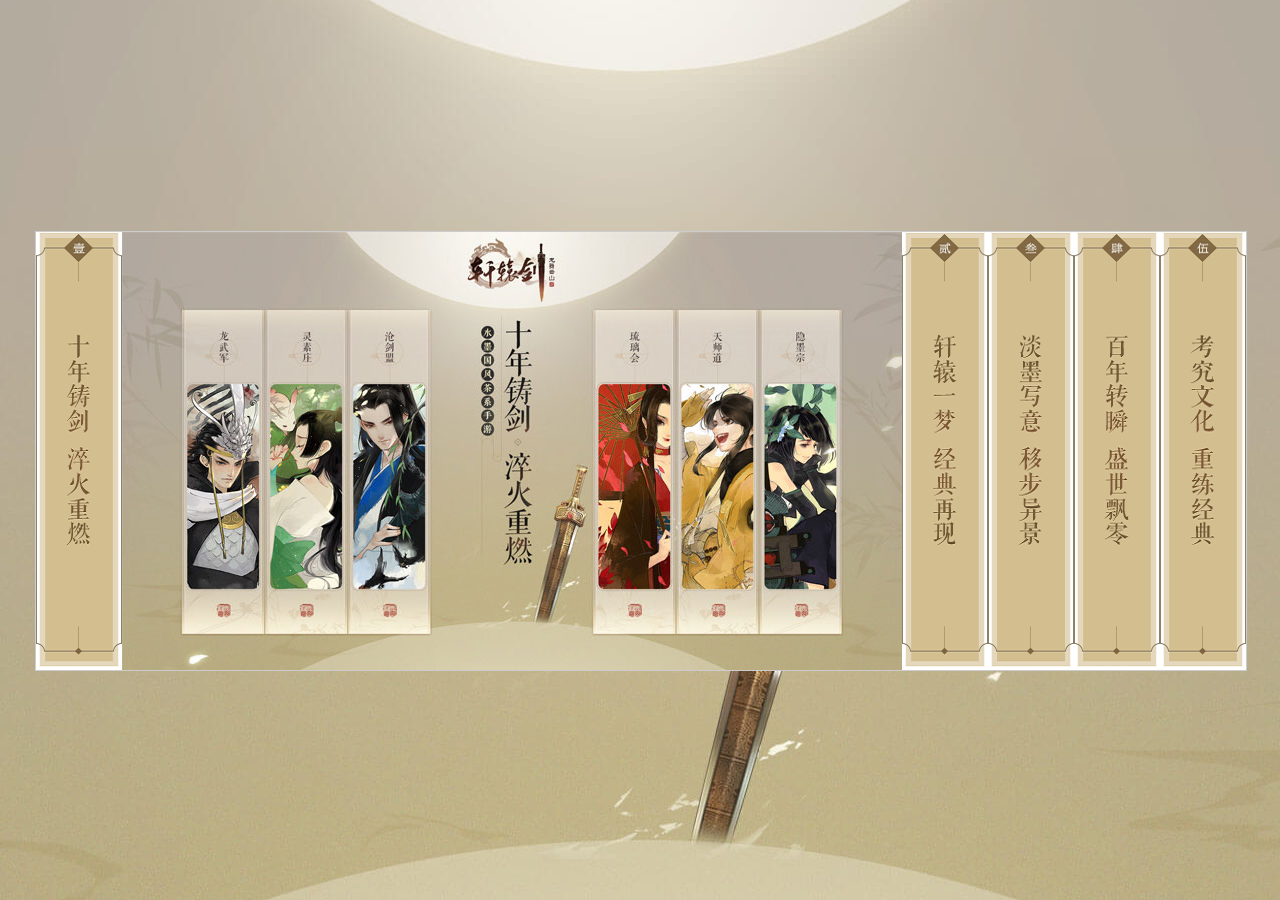
<file: index.html>
<!DOCTYPE html>
<html lang="en">
<head>
  <meta charset="UTF-8">
  <meta name="viewport" content="width=device-width, initial-scale=1.0">
  <meta http-equiv="X-UA-Compatible" content="ie=edge">
  <link rel="stylesheet" href="css/accordion.css">
  <title>手风琴</title>
</head>
<body>
  <div class="container">
    <ul class="wrap">
      <li class="list l1">
        <div class="on c1"></div>
      </li>
      <li class="list l2">
        <div class="on c2"></div>
      </li>
      <li class="list l3">
        <div class="on c3"></div>
      </li>
      <li class="list l4">
        <div class="on c4"></div>
      </li>
      <li class="list l5">
        <div class="on c5"></div>
      </li>
    </ul>
  </div>
  <script src="js/siblings.js"></script>
</body>
</html>
</file>
<file: css/accordion.css>
*{
  padding: 0;margin: 0;width: 100%;height: 100%;
}
.container{
  position: relative;width: 100%;height: 100%;background: url(../images/bg.jpg) no-repeat;
  background-position: center;
}
.wrap{
  position: absolute;top: 50%;left: 50%;width: 1210px;height: 438px;
  margin-top: -219px;margin-left: -605px;border: 1px solid #ccc;
}
.list{
  float: left;list-style: none;height: 438px;width: 86px;transition: all .8s linear;
}
.l1{
  width: 866px;background: url(../images/pic1-on.jpg) no-repeat;
  background-position: 86px 0;
}
.l2{
  background: url(../images/pic2-on.jpg) no-repeat;
  background-position: 86px 0;
}
.l3{
  background: url(../images/pic3-on.jpg) no-repeat;
  background-position: 86px 0;
}
.l4{
  background: url(../images/pic4-on.jpg) no-repeat;
  background-position: 86px 0;
}
.l5{
  background: url(../images/pic5-on.jpg) no-repeat;
  background-position: 86px 0;
}
.on{
  width: 86px;height: 100%;
}
.c1{
  background: url(../images/pic1.png);
}
.c2{
  background: url(../images/pic2.png);
}
.c3{
  background: url(../images/pic3.png);
}
.c4{
  background: url(../images/pic4.png);
}
.c5{
  background: url(../images/pic5.png);
}
</file>
